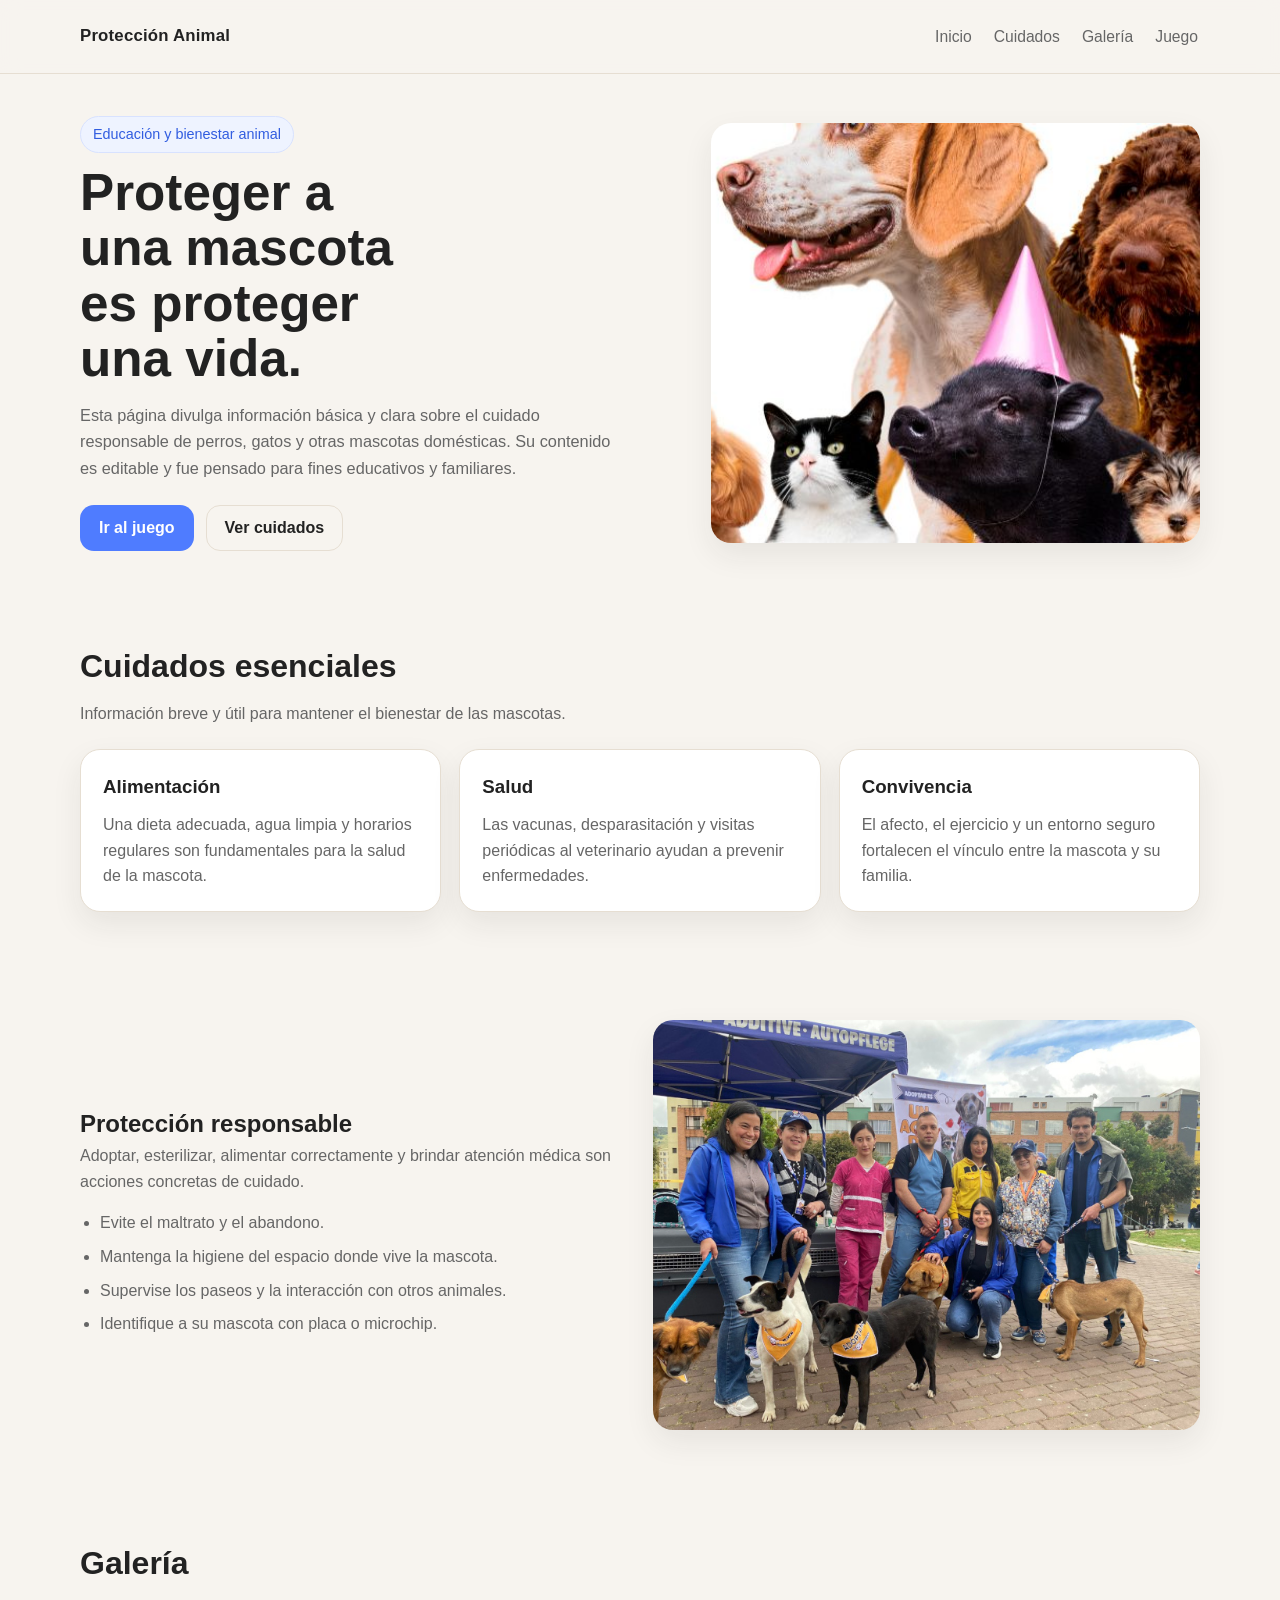
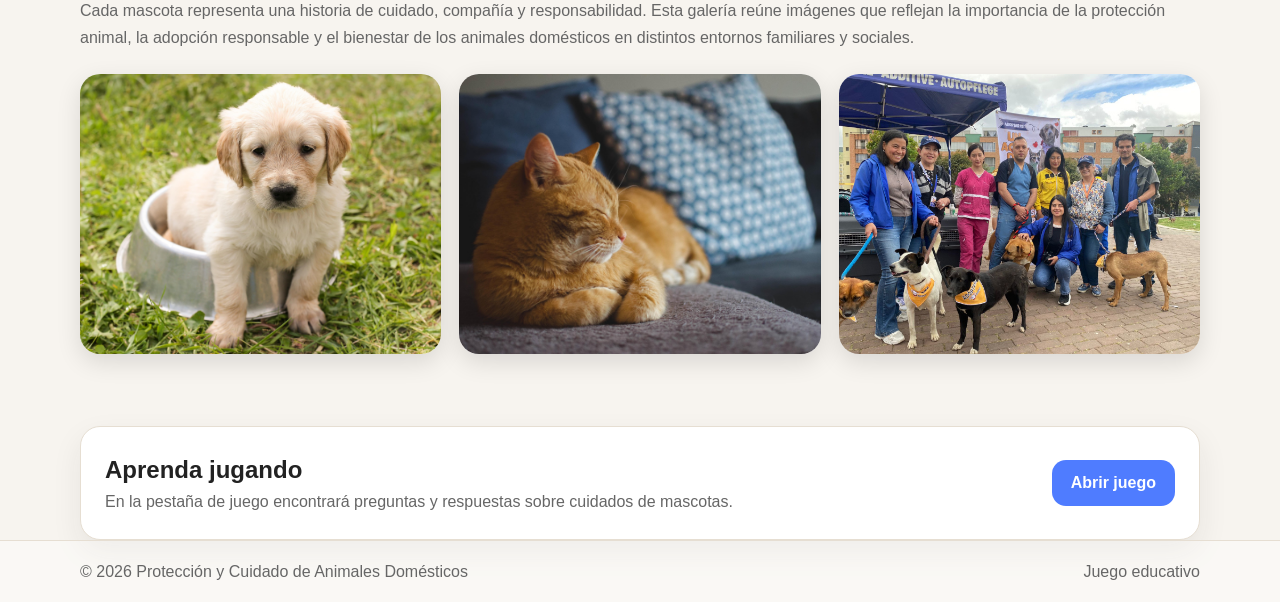
<file: index.html>
<!DOCTYPE html>
<html lang="es">
<head>
  <meta charset="UTF-8" />
  <meta name="viewport" content="width=device-width, initial-scale=1.0" />
  <title>Protección y Cuidado de Animales Domésticos</title>
  <link rel="stylesheet" href="style.css" />
</head>
<body>

  <header class="header">
    <div class="container nav-bar">
      <a class="logo" href="index.html">Protección Animal</a>

      <nav class="nav">
        <a href="#inicio">Inicio</a>
        <a href="#cuidados">Cuidados</a>
        <a href="#galeria">Galería</a>
        <a href="juego.html">Juego</a>
      </nav>
    </div>
  </header>

  <main>
    <section class="hero container" id="inicio">
      <div class="hero-text">
        <span class="badge">Educación y bienestar animal</span>
        <h1>Proteger a una mascota es proteger una vida.</h1>
        <p>
          Esta página divulga información básica y clara sobre el cuidado responsable de perros, gatos y otras mascotas domésticas.
          Su contenido es editable y fue pensado para fines educativos y familiares.
        </p>

        <div class="hero-actions">
          <a class="btn primary" href="juego.html">Ir al juego</a>
          <a class="btn secondary" href="#cuidados">Ver cuidados</a>
        </div>
      </div>

      <div class="hero-media">
        <img src="img/portada.jpg" alt="Mascotas domésticas" />
      </div>
    </section>

    <section class="container section" id="cuidados">
      <div class="section-title">
        <h2>Cuidados esenciales</h2>
        <p>Información breve y útil para mantener el bienestar de las mascotas.</p>
      </div>

      <div class="grid-3">
        <article class="card">
          <h3>Alimentación</h3>
          <p>
            Una dieta adecuada, agua limpia y horarios regulares son fundamentales para la salud de la mascota.
          </p>
        </article>

        <article class="card">
          <h3>Salud</h3>
          <p>
            Las vacunas, desparasitación y visitas periódicas al veterinario ayudan a prevenir enfermedades.
          </p>
        </article>

        <article class="card">
          <h3>Convivencia</h3>
          <p>
            El afecto, el ejercicio y un entorno seguro fortalecen el vínculo entre la mascota y su familia.
          </p>
        </article>
      </div>
    </section>

    <section class="container section split">
      <div class="split-text">
        <h2>Protección responsable</h2>
        <p>
          Adoptar, esterilizar, alimentar correctamente y brindar atención médica son acciones concretas de cuidado.
        </p>
        <ul class="list">
          <li>Evite el maltrato y el abandono.</li>
          <li>Mantenga la higiene del espacio donde vive la mascota.</li>
          <li>Supervise los paseos y la interacción con otros animales.</li>
          <li>Identifique a su mascota con placa o microchip.</li>
        </ul>
      </div>

      <div class="split-media">
        <img src="img/adopcion.jpg" alt="Adopción responsable" />
      </div>
    </section>

    <section class="container section" id="galeria">
      <div class="section-title">
        <h2>Galería</h2>
        <p>Cada mascota representa una historia de cuidado, compañía y responsabilidad. 
Esta galería reúne imágenes que reflejan la importancia de la protección animal, la adopción responsable y el bienestar de los animales domésticos en distintos entornos familiares y sociales.</p>
      </div>

      <div class="gallery">
        <div class="gallery-item">
          <img src="img/perro.jpg" alt="Perro" />
        </div>
        <div class="gallery-item">
          <img src="img/gato.jpg" alt="Gato" />
        </div>
        <div class="gallery-item">
          <img src="img/adopcion.jpg" alt="Adopción" />
        </div>
      </div>
    </section>

    <section class="container section cta">
      <div>
        <h2>Aprenda jugando</h2>
        <p>
          En la pestaña de juego encontrará preguntas y respuestas sobre cuidados de mascotas.
        </p>
      </div>
      <a class="btn primary" href="juego.html">Abrir juego</a>
    </section>
  </main>

  <footer class="footer">
    <div class="container footer-inner">
      <p>© <span id="year"></span> Protección y Cuidado de Animales Domésticos</p>
      <a href="juego.html">Juego educativo</a>
    </div>
  </footer>

  <script src="script.js"></script>
</body>
</html>
</file>
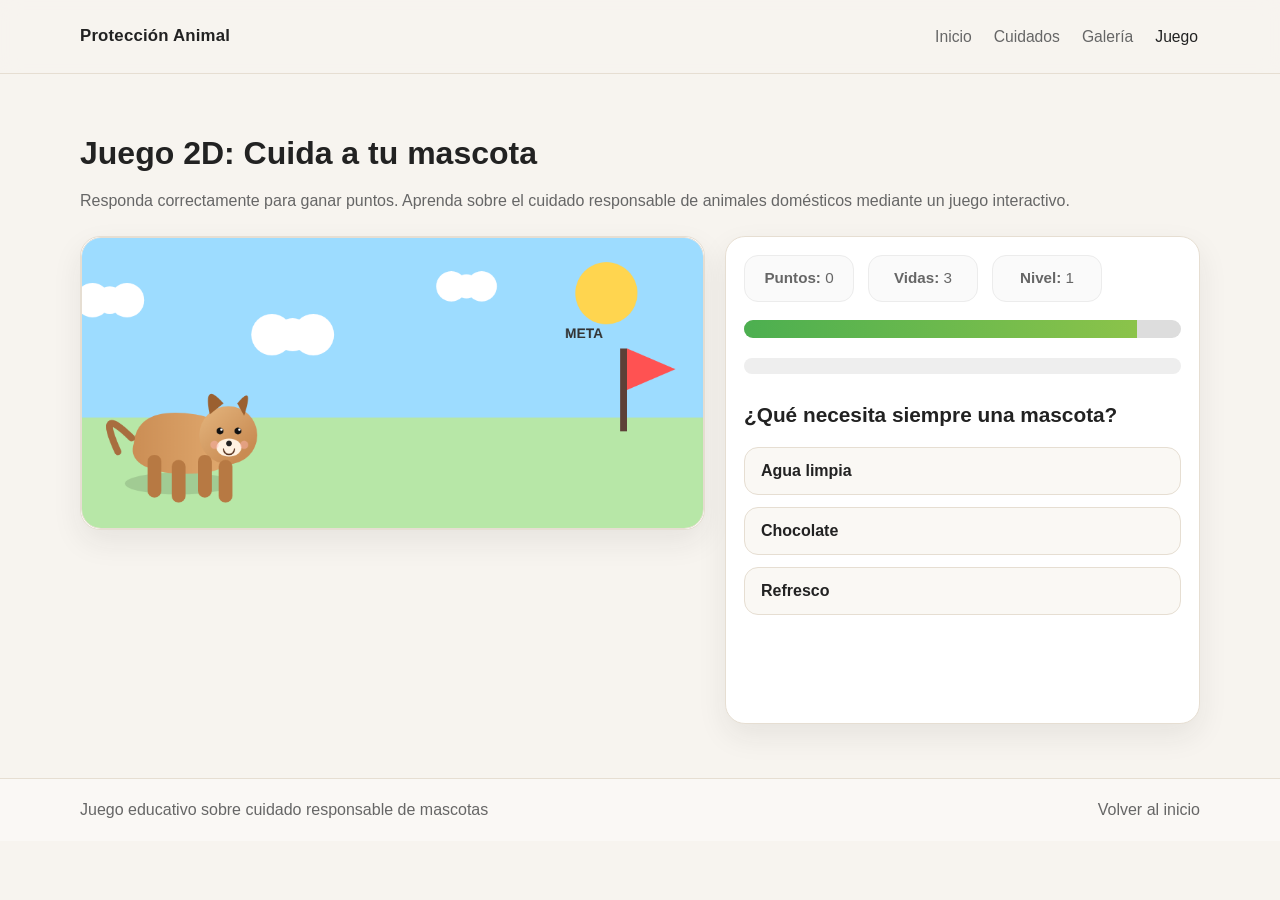
<file: juego.html>
<!DOCTYPE html>
<html lang="es">
<head>
  <meta charset="UTF-8" />
  <meta name="viewport" content="width=device-width, initial-scale=1.0" />
  <title>Juego de Cuidados de Mascotas</title>
  <link rel="stylesheet" href="style.css" />
</head>
<body>

  <header class="header">
    <div class="container nav-bar">
      <a class="logo" href="index.html">Protección Animal</a>

      <nav class="nav">
        <a href="index.html">Inicio</a>
        <a href="index.html#cuidados">Cuidados</a>
        <a href="index.html#galeria">Galería</a>
        <a class="active" href="juego.html">Juego</a>
      </nav>
    </div>
  </header>

  <main class="container section">

  <div class="section-title">

    <h2>
      Juego 2D: Cuida a tu mascota
    </h2>

    <p>
      Responda correctamente para ganar puntos.
      Aprenda sobre el cuidado responsable
      de animales domésticos mediante un
      juego interactivo.
    </p>

  </div>

  <!-- LAYOUT -->

  <section class="game-layout">

    <!-- PANEL GRÁFICO -->

    <div class="game-panel">

      <canvas
        id="gameCanvas"
        width="900"
        height="420">
      </canvas>

    </div>

    <!-- PANEL QUIZ -->

    <div class="quiz-panel">

      <!-- ESTADÍSTICAS -->

      <div class="stats">

        <div>
          <strong>Puntos:</strong>
          <span id="score">0</span>
        </div>

        <div>
          <strong>Vidas:</strong>
          <span id="lives">3</span>
        </div>

        <div>
          <strong>Nivel:</strong>
          <span id="level">1</span>
        </div>

      </div>

      <!-- TIMER -->

      <div class="timer-box">

        <div
          class="timer-bar"
          id="timerBar">
        </div>

      </div>

      <!-- PROGRESO -->

      <div class="progress-box">

        <div
          class="progress-fill"
          id="progressFill">
        </div>

      </div>

      <!-- PREGUNTA -->

      <h3 id="questionText">

        Pregunta

      </h3>

      <!-- RESPUESTAS -->

      <div
        id="answers"
        class="answers">
      </div>

      <!-- FEEDBACK -->

      <p
        id="feedback"
        class="feedback">
      </p>

      <!-- RECOMPENSAS -->

      <div
        id="reward"
        class="reward">
      </div>

      <!-- BOTÓN -->

      <button
        id="restartBtn"
        class="btn primary hidden">

        Reiniciar juego

      </button>

    </div>

  </section>

</main>

  <footer class="footer">
    <div class="container footer-inner">
      <p>Juego educativo sobre cuidado responsable de mascotas</p>
      <a href="index.html">Volver al inicio</a>
    </div>
  </footer>

  <script src="juego.js"></script>
</body>
</html>
</file>
<file: style.css>
:root{
  --bg: #f7f4ef;
  --surface: #ffffff;
  --text: #222222;
  --muted: #666666;
  --line: #e6ded2;
  --primary: #4f7cff;
  --primary-dark: #315de0;
  --soft: #eef3ff;
  --shadow: 0 12px 30px rgba(34, 34, 34, 0.08);
  --radius: 20px;
}

*{
  box-sizing: border-box;
  margin: 0;
  padding: 0;
}

html{
  scroll-behavior: smooth;
}

body{
  font-family: Arial, Helvetica, sans-serif;
  background: var(--bg);
  color: var(--text);
  line-height: 1.6;
}

img{
  max-width: 100%;
  display: block;
}

a{
  text-decoration: none;
  color: inherit;
}

.container{
  width: min(1120px, 92%);
  margin: 0 auto;
}

.header{
  position: sticky;
  top: 0;
  z-index: 10;
  background: rgba(247, 244, 239, 0.92);
  backdrop-filter: blur(10px);
  border-bottom: 1px solid var(--line);
}

.nav-bar{
  display: flex;
  align-items: center;
  justify-content: space-between;
  padding: 18px 0;
  gap: 20px;
}

.logo{
  font-weight: 700;
  font-size: 1.05rem;
  letter-spacing: 0.2px;
}

.nav{
  display: flex;
  gap: 18px;
  flex-wrap: wrap;
}

.nav a{
  color: var(--muted);
  font-size: 0.98rem;
  padding: 6px 2px;
}

.nav a:hover,
.nav a.active{
  color: var(--text);
}

.section{
  padding: 54px 0;
}

.hero{
  display: grid;
  grid-template-columns: 1.1fr 0.9fr;
  gap: 34px;
  align-items: center;
  padding: 42px 0 36px;
}

.hero-text h1{
  font-size: clamp(2.2rem, 4vw, 4.1rem);
  line-height: 1.08;
  margin: 12px 0 16px;
  max-width: 12ch;
}

.hero-text p{
  color: var(--muted);
  max-width: 60ch;
  font-size: 1.02rem;
}

.badge{
  display: inline-block;
  background: var(--soft);
  color: var(--primary-dark);
  border: 1px solid #d8e2ff;
  padding: 6px 12px;
  border-radius: 999px;
  font-size: 0.9rem;
}

.hero-actions{
  display: flex;
  gap: 12px;
  margin-top: 24px;
  flex-wrap: wrap;
}

.btn{
  display: inline-flex;
  align-items: center;
  justify-content: center;
  min-height: 46px;
  padding: 0 18px;
  border-radius: 14px;
  border: 1px solid transparent;
  cursor: pointer;
  font-weight: 600;
  transition: 0.2s ease;
}

.btn.primary{
  background: var(--primary);
  color: white;
}

.btn.primary:hover{
  background: var(--primary-dark);
}

.btn.secondary{
  background: transparent;
  border-color: var(--line);
}

.btn.secondary:hover{
  background: white;
}

.hero-media img,
.split-media img{
  width: 100%;
  border-radius: var(--radius);
  box-shadow: var(--shadow);
  object-fit: cover;
}

.hero-media img{
  min-height: 420px;
}

.section-title{
  margin-bottom: 22px;
}

.section-title h2{
  font-size: 2rem;
  margin-bottom: 8px;
}

.section-title p{

  color: var(--muted);

  width: 100%;

  max-width: 100%;

  line-height: 1.7;
}

.grid-3{
  display: grid;
  grid-template-columns: repeat(3, 1fr);
  gap: 18px;
}

.card{
  background: var(--surface);
  border: 1px solid var(--line);
  box-shadow: var(--shadow);
  border-radius: var(--radius);
  padding: 22px;
}

.card h3{
  margin-bottom: 10px;
}

.card p,
.split-text p,
.cta p{
  color: var(--muted);
}

.split{
  display: grid;
  grid-template-columns: 1fr 1fr;
  gap: 26px;
  align-items: center;
}

.list{
  margin-top: 16px;
  padding-left: 20px;
  color: var(--muted);
}

.list li{
  margin: 8px 0;
}

/* =========================
   GALERÍA TIPO PINTEREST
========================= */

.gallery{

  columns: 3 280px;

  column-gap: 18px;

  width: 100%;
}

/* TARJETA DE IMAGEN */

.gallery-item{

  position: relative;

  overflow: hidden;

  border-radius: 20px;

  margin-bottom: 18px;

  break-inside: avoid;

  box-shadow: 0 8px 25px rgba(0,0,0,0.12);

  background: white;

  transition: transform 0.3s ease,
              box-shadow 0.3s ease;
}

/* EFECTO HOVER */

.gallery-item:hover{

  transform: translateY(-4px);

  box-shadow: 0 12px 35px rgba(0,0,0,0.18);
}

/* IMÁGENES */

.gallery-item img{

  width: 100%;

  height: 280px;

  object-fit: cover;

  display: block;
}

.cta{
  display: flex;
  align-items: center;
  justify-content: space-between;
  gap: 18px;
  background: var(--surface);
  border: 1px solid var(--line);
  border-radius: var(--radius);
  box-shadow: var(--shadow);
  padding: 24px;
}

.footer{
  border-top: 1px solid var(--line);
  background: rgba(255, 255, 255, 0.35);
}

.footer-inner{
  display: flex;
  align-items: center;
  justify-content: space-between;
  gap: 12px;
  padding: 18px 0;
  color: var(--muted);
  flex-wrap: wrap;
}

/* PÁGINA DEL JUEGO */
.game-layout{
  display: grid;
  grid-template-columns: 1.25fr 0.95fr;
  gap: 20px;
  align-items: start;
}

.game-panel,
.quiz-panel{
  background: var(--surface);
  border: 1px solid var(--line);
  border-radius: var(--radius);
  box-shadow: var(--shadow);
  padding: 18px;
}

.game-panel canvas{
  width: 100%;
  height: auto;
  border-radius: 16px;
  background: linear-gradient(180deg, #eaf3ff 0%, #fefefe 55%, #f5ebdc 55%, #f5ebdc 100%);
  border: 1px solid var(--line);
}

.stats{
  display: flex;
  flex-wrap: wrap;
  gap: 14px;
  margin-bottom: 18px;
  color: var(--muted);
  font-size: 0.95rem;
}

.quiz-panel h3{
  font-size: 1.3rem;
  margin-bottom: 16px;
}

.answers{
  display: grid;
  gap: 12px;
  margin-bottom: 16px;
}

.answer-btn{
  width: 100%;
  border: 1px solid var(--line);
  background: #faf8f4;
  color: var(--text);
  padding: 14px 16px;
  border-radius: 14px;
  text-align: left;
  cursor: pointer;
  font-weight: 600;
  transition: 0.2s ease;
}

.answer-btn:hover{
  transform: translateY(-1px);
  background: #fff;
}

.answer-btn.correct{
  border-color: #9bd39f;
  background: #eefaf0;
}

.answer-btn.wrong{
  border-color: #f0b1b1;
  background: #fff0f0;
}

.feedback{
  min-height: 28px;
  margin-bottom: 16px;
  color: var(--muted);
}

.hidden{
  display: none;
}

/* RESPONSIVE */
@media (max-width: 900px){
  .hero,
  .split,
  .grid-3,
  .gallery,
  .game-layout{
    grid-template-columns: 1fr;
  }

  .hero-media img{
    min-height: 300px;
  }

  .cta{
    flex-direction: column;
    align-items: flex-start;
  }
}

@media (max-width: 600px){
  .nav-bar{
    align-items: flex-start;
    flex-direction: column;
  }

  .hero-text h1{
    max-width: 100%;
  }

  .section{
    padding: 40px 0;
  }

  .hero{
    padding-top: 28px;
  }

  .gallery img{
    height: 200px;
  }
}
/* =========================
   TIMER
========================= */

.timer-box{

    width:100%;

    height:18px;

    background:#ddd;

    border-radius:20px;

    overflow:hidden;

    margin-bottom:20px;
}

.timer-bar{

    width:100%;

    height:100%;

    background:linear-gradient(
        90deg,
        #4CAF50,
        #8BC34A
    );

    transition:width 1s linear;
}

/* =========================
   PROGRESO
========================= */

.progress-box{

    width:100%;

    height:16px;

    background:#eee;

    border-radius:20px;

    overflow:hidden;

    margin-bottom:24px;
}

.progress-fill{

    width:0%;

    height:100%;

    background:linear-gradient(
        90deg,
        #2196F3,
        #64B5F6
    );

    transition:0.4s ease;
}

/* =========================
   RECOMPENSAS
========================= */

.reward{

    font-size:1.2rem;

    margin-top:10px;

    min-height:30px;

    color:#ff9800;

    font-weight:bold;
}

/* =========================
   ANIMACIÓN CORRECTA
========================= */

.correct-answer{

    animation:correctPulse 0.6s ease;
}

@keyframes correctPulse{

    0%{
        transform:scale(1);
    }

    50%{
        transform:scale(1.04);
    }

    100%{
        transform:scale(1);
    }
}
/* =========================
   MEJORAS VISUALES JUEGO
========================= */

.game-panel{

    overflow:hidden;

    padding:0;
}

.game-panel canvas{

    display:block;

    width:100%;

    border-radius:20px;
}

/* SOMBRA MÁS SUAVE */

.quiz-panel{

    backdrop-filter:blur(8px);
}

/* BOTONES MÁS MODERNOS */

.answer-btn{

    font-size:1rem;

    transition:
        transform 0.2s ease,
        background 0.2s ease,
        box-shadow 0.2s ease;
}

.answer-btn:hover{

    transform:translateY(-2px);

    box-shadow:
        0 8px 20px rgba(0,0,0,0.08);
}

/* ESTADÍSTICAS */

.stats div{

    background:#fafafa;

    border:1px solid #ececec;

    padding:10px 16px;

    border-radius:14px;

    min-width:110px;

    text-align:center;
}
</file>
